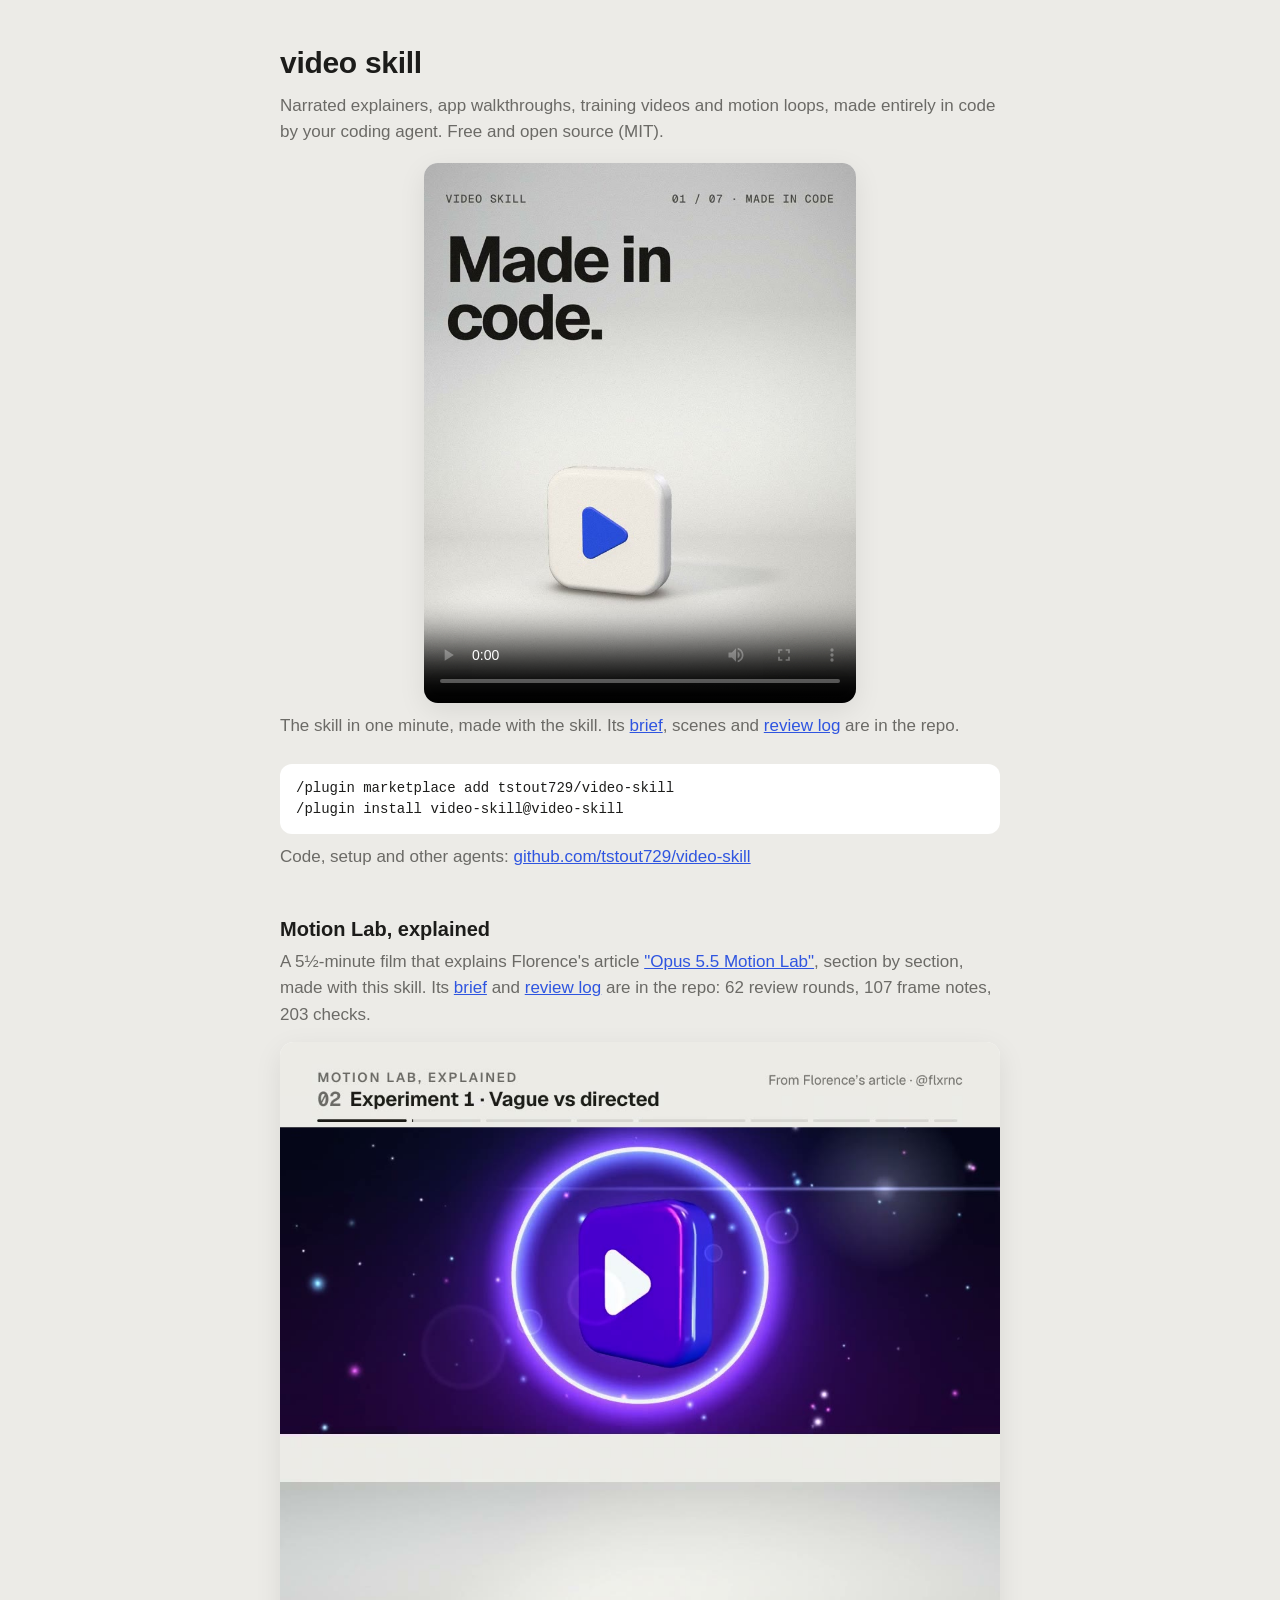
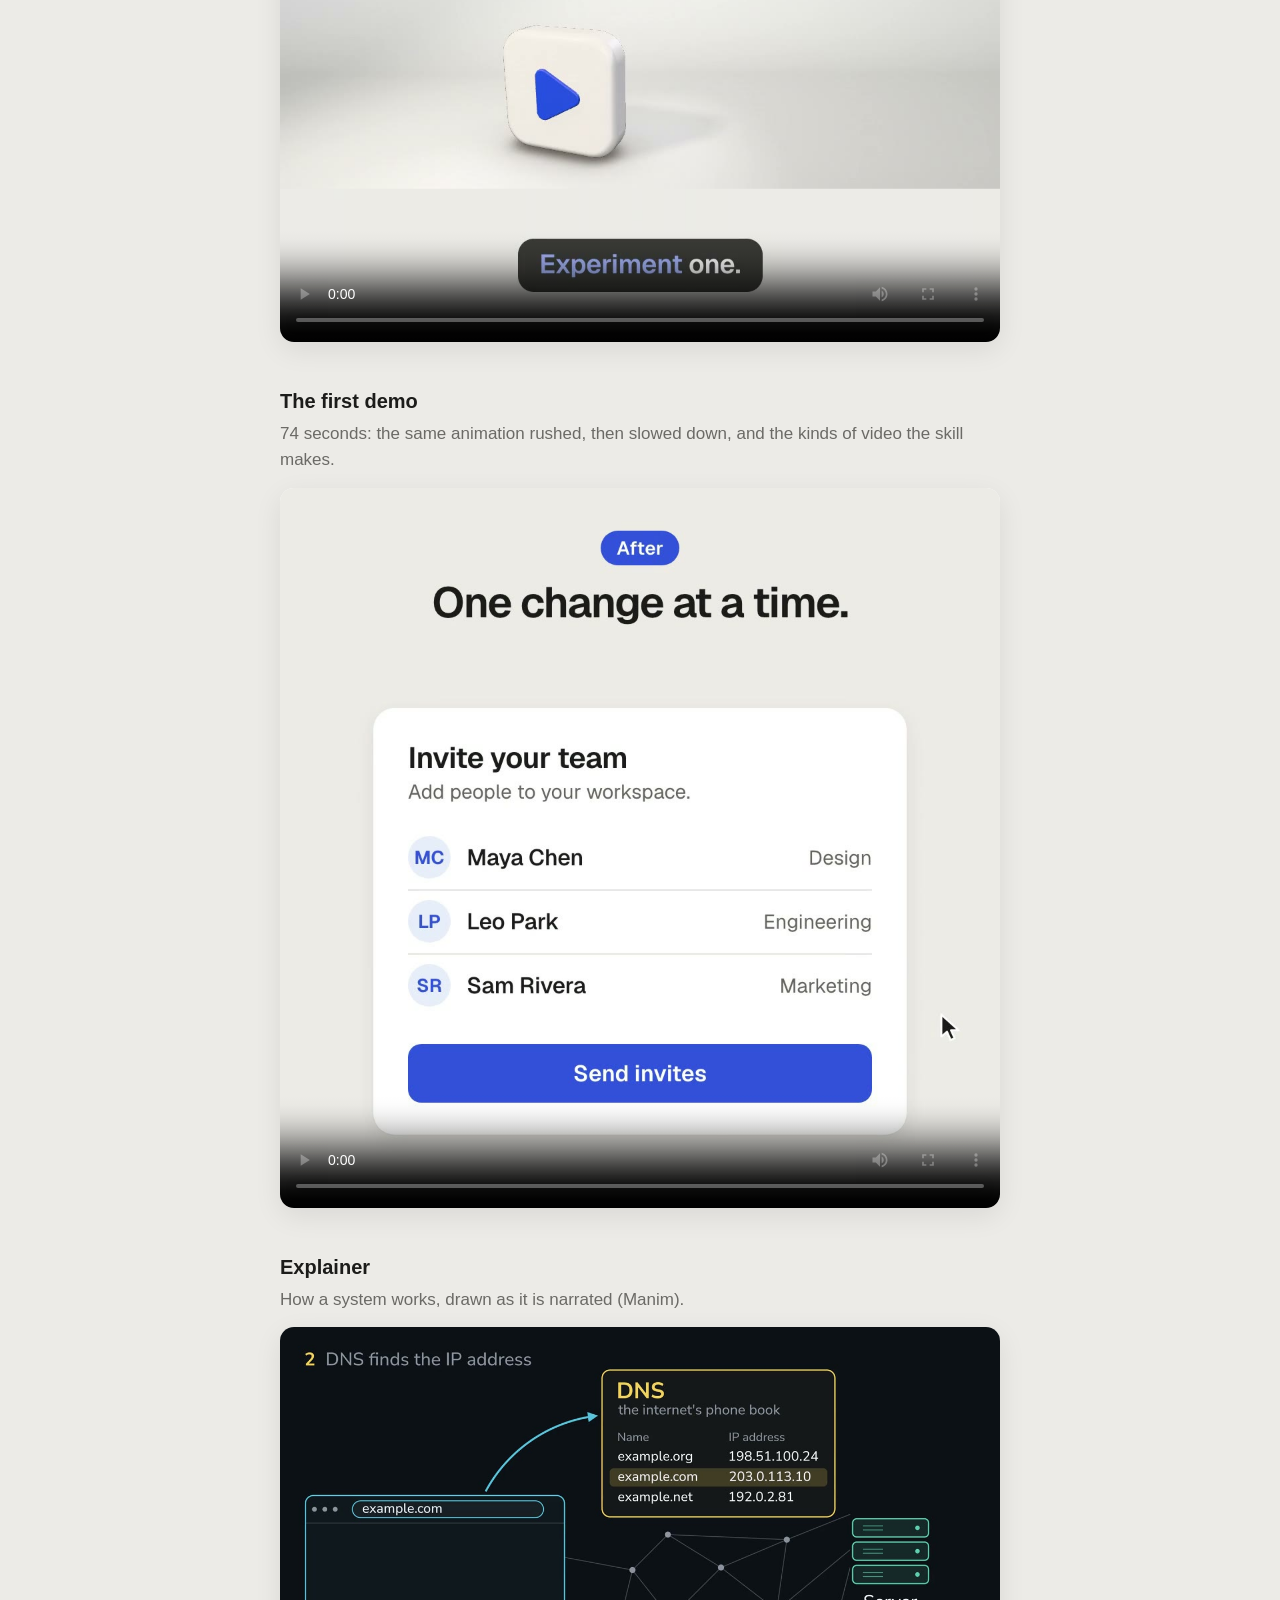
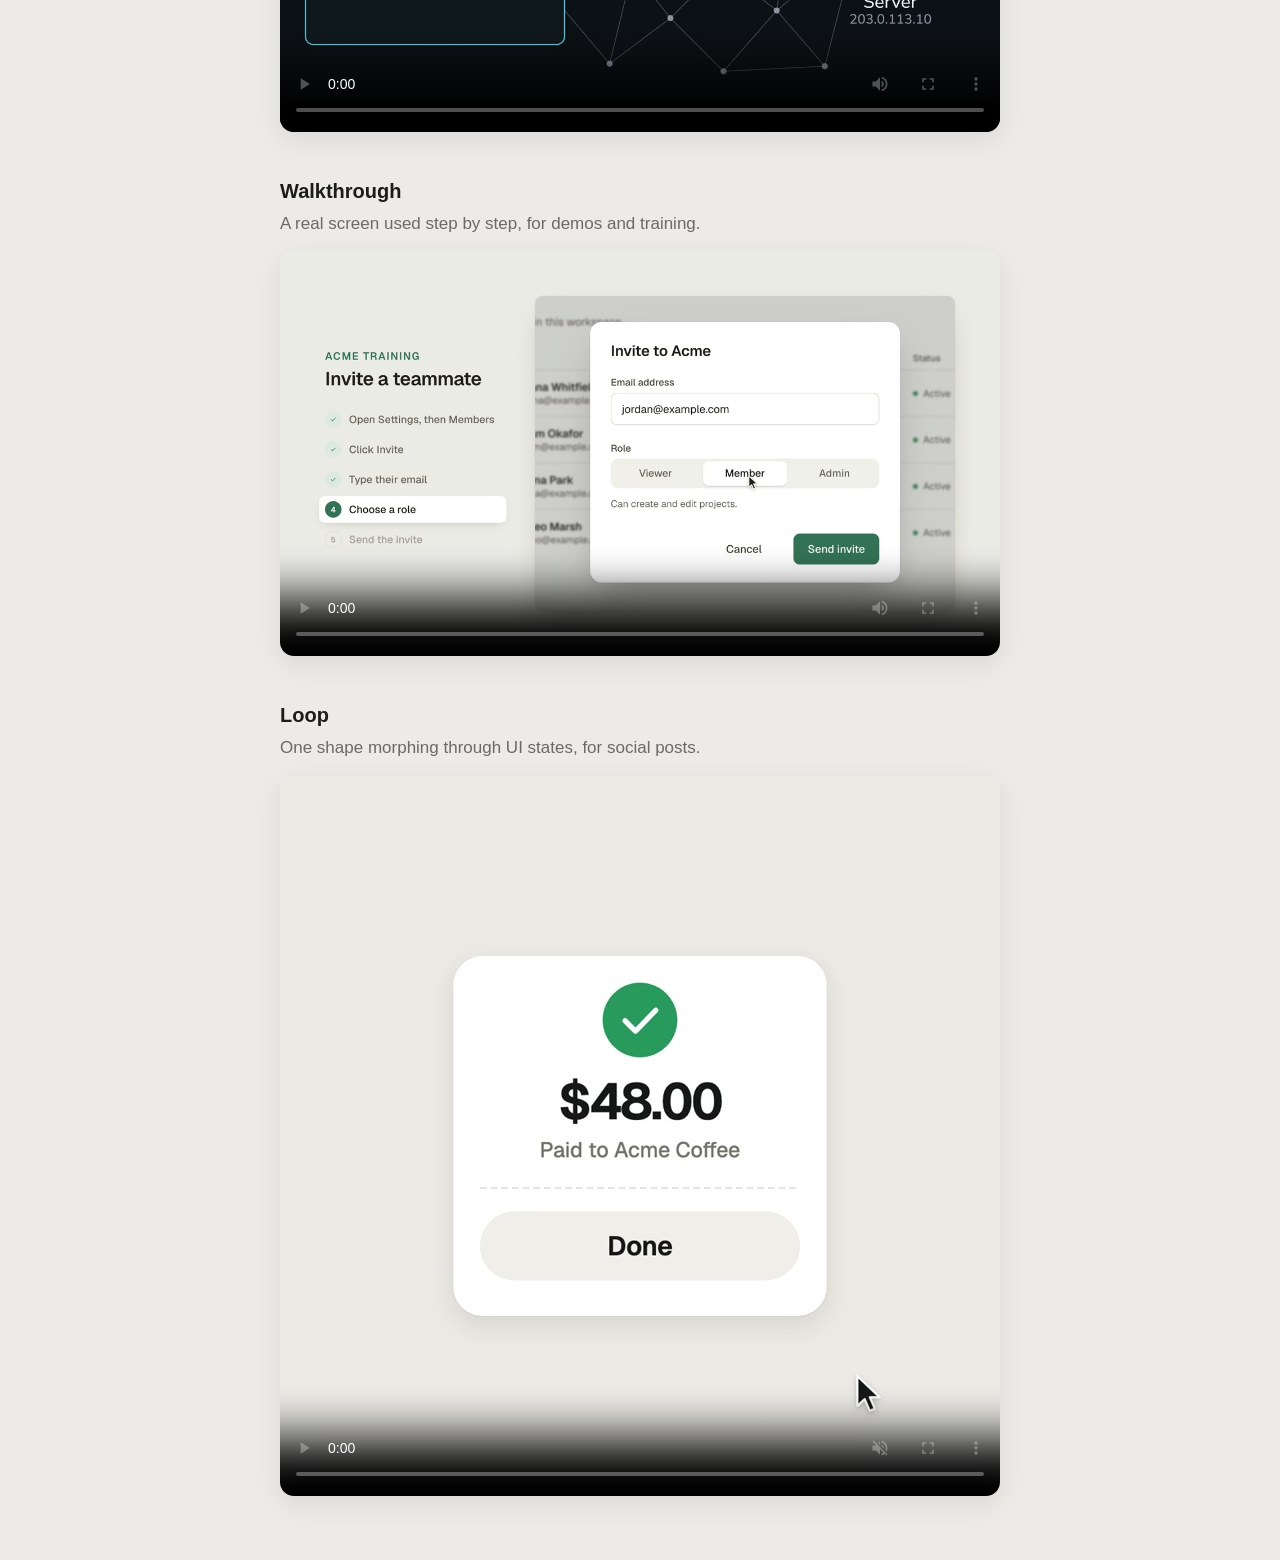
<file: docs/index.html>
<!doctype html>
<html lang="en">
<head>
<meta charset="utf-8">
<meta name="viewport" content="width=device-width, initial-scale=1">
<title>video skill: videos made in code by your coding agent</title>
<meta name="description" content="Narrated explainers, app walkthroughs, training videos and motion loops, made entirely in code by your coding agent. Free and open source.">
<meta property="og:title" content="video skill">
<meta property="og:description" content="Narrated explainers, app walkthroughs, training videos and motion loops, made entirely in code by your coding agent.">
<meta property="og:image" content="https://tstout729.github.io/video-skill/one-minute.jpg">
<meta property="og:video" content="https://tstout729.github.io/video-skill/one-minute.mp4">
<style>
  :root { color-scheme: light; --ink: #1c1c1a; --muted: #6b6a66; --accent: #2f55e0; --canvas: #ecebe7; }
  * { box-sizing: border-box; }
  body { margin: 0; background: var(--canvas); color: var(--ink);
         font: 17px/1.55 -apple-system, BlinkMacSystemFont, "Segoe UI", Inter, sans-serif; }
  main { max-width: 760px; margin: 0 auto; padding: 40px 20px 64px; }
  h1 { font-size: 30px; margin: 0 0 6px; letter-spacing: -0.01em; }
  h2 { font-size: 20px; margin: 44px 0 4px; }
  p { margin: 0 0 14px; color: var(--muted); }
  video { display: block; width: 100%; height: auto; border-radius: 14px; background: #fff;
          box-shadow: 0 8px 28px rgba(0, 0, 0, 0.08); }
  .demo video { max-width: 432px; margin: 18px auto 10px; }
  .install { background: #fff; border-radius: 12px; padding: 14px 16px; margin: 24px 0 0;
             font: 14px/1.5 ui-monospace, SFMono-Regular, Menlo, monospace; overflow-x: auto; white-space: pre; }
  a { color: var(--accent); }
</style>
</head>
<body>
<main>
  <h1>video skill</h1>
  <p>Narrated explainers, app walkthroughs, training videos and motion loops, made entirely in code by your coding agent. Free and open source (MIT).</p>

  <section class="demo">
    <video src="one-minute.mp4" poster="one-minute.jpg" controls playsinline preload="metadata">
      <track kind="captions" src="one-minute.vtt" srclang="en" label="English" default>
    </video>
  </section>
  <p>The skill in one minute, made with the skill. Its <a href="https://github.com/tstout729/video-skill/blob/main/one-minute/brief.md">brief</a>, scenes and <a href="https://github.com/tstout729/video-skill/blob/main/one-minute/log.md">review log</a> are in the repo.</p>

  <div class="install">/plugin marketplace add tstout729/video-skill
/plugin install video-skill@video-skill</div>
  <p style="margin-top:10px">Code, setup and other agents: <a href="https://github.com/tstout729/video-skill">github.com/tstout729/video-skill</a></p>

  <h2 id="motion-lab">Motion Lab, explained</h2>
  <p>A 5½-minute film that explains Florence's article <a href="https://x.com/flxrnc/status/2105311836190978392">"Opus 5.5 Motion Lab"</a>, section by section, made with this skill. Its <a href="https://github.com/tstout729/video-skill/blob/main/motion-lab/brief.md">brief</a> and <a href="https://github.com/tstout729/video-skill/blob/main/motion-lab/log.md">review log</a> are in the repo: 62 review rounds, 107 frame notes, 203 checks.</p>
  <video src="motion-lab.mp4" poster="motion-lab.jpg" controls playsinline preload="metadata"></video>

  <h2 id="demo">The first demo</h2>
  <p>74 seconds: the same animation rushed, then slowed down, and the kinds of video the skill makes.</p>
  <video src="demo.mp4" poster="demo.jpg" controls playsinline preload="metadata">
    <track kind="captions" src="demo.vtt" srclang="en" label="English">
  </video>

  <h2 id="explainer">Explainer</h2>
  <p>How a system works, drawn as it is narrated (Manim).</p>
  <video src="examples/explainer.mp4" poster="examples/explainer.jpg" controls playsinline preload="metadata"></video>

  <h2 id="walkthrough">Walkthrough</h2>
  <p>A real screen used step by step, for demos and training.</p>
  <video src="examples/walkthrough.mp4" poster="examples/walkthrough.jpg" controls playsinline preload="metadata"></video>

  <h2 id="loop">Loop</h2>
  <p>One shape morphing through UI states, for social posts.</p>
  <video src="examples/loop.mp4" poster="examples/loop.jpg" controls playsinline preload="metadata" loop muted></video>
</main>
</body>
</html>
</file>
